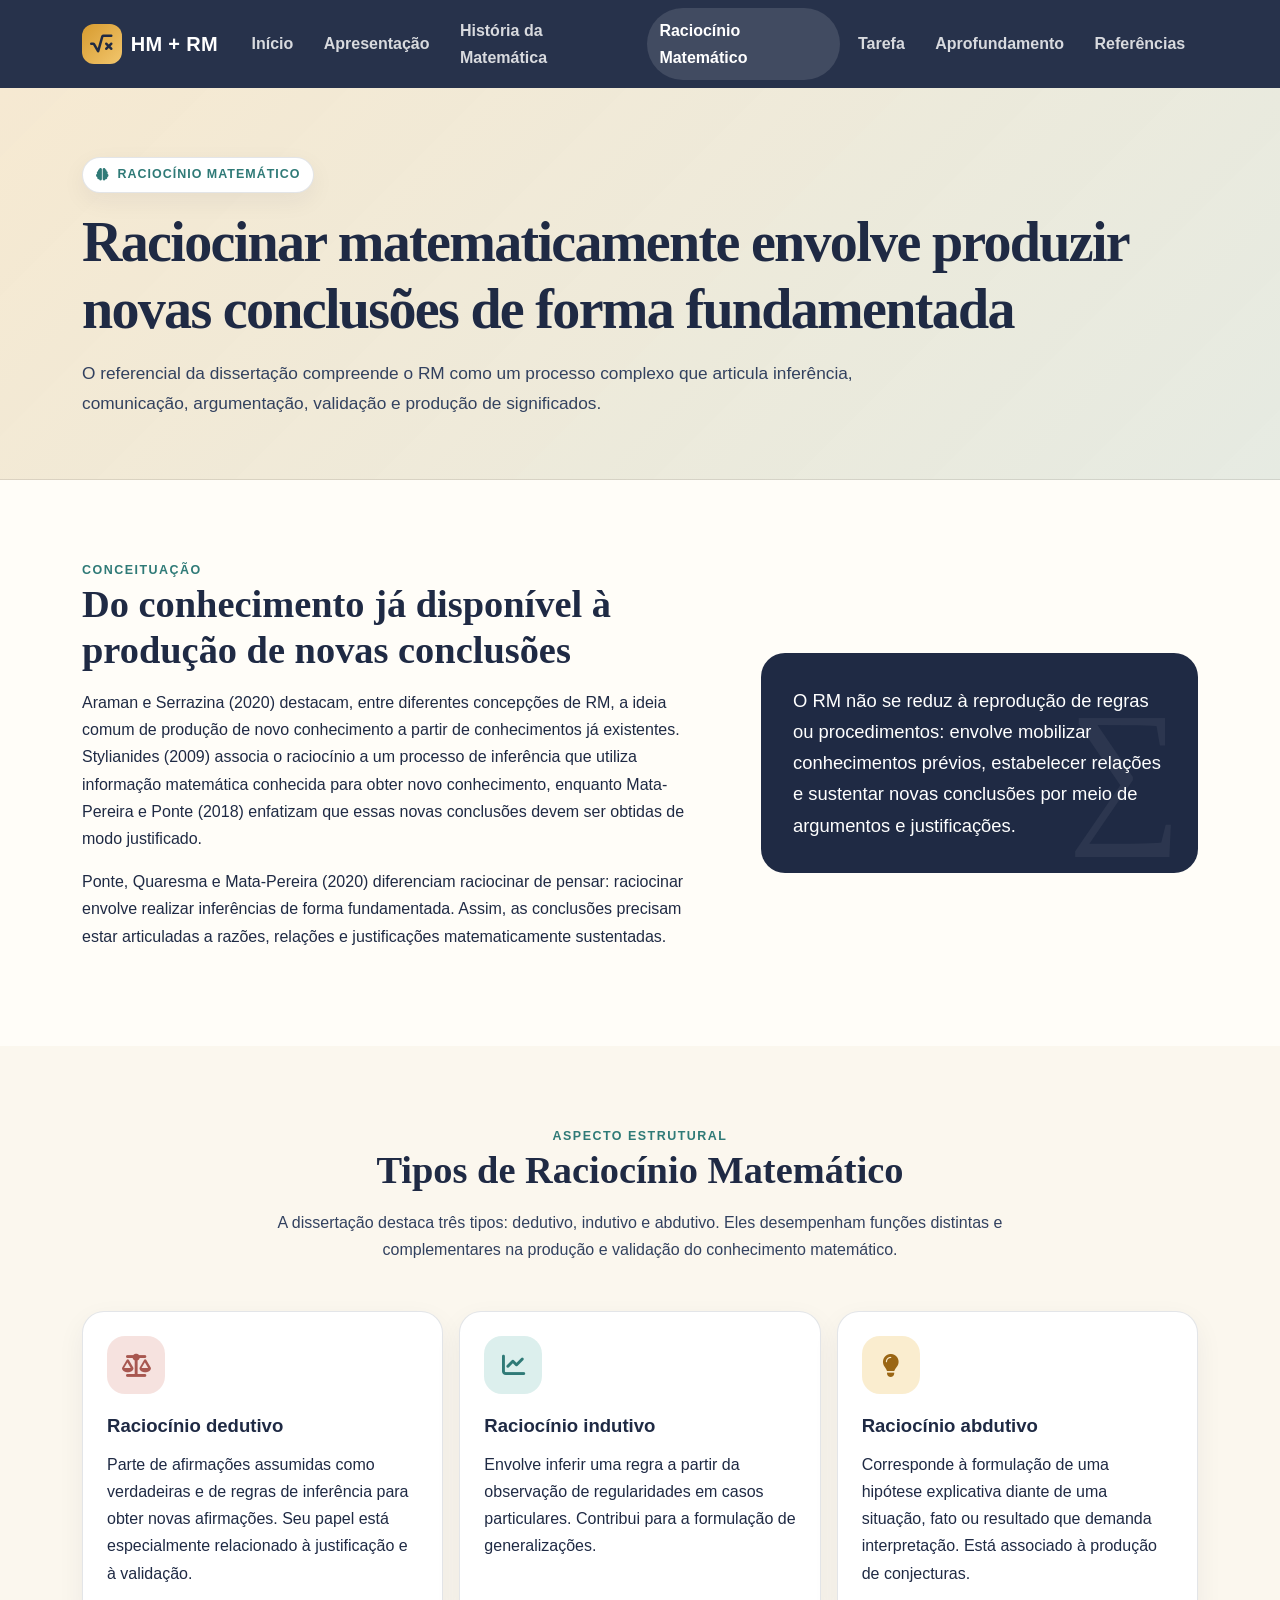
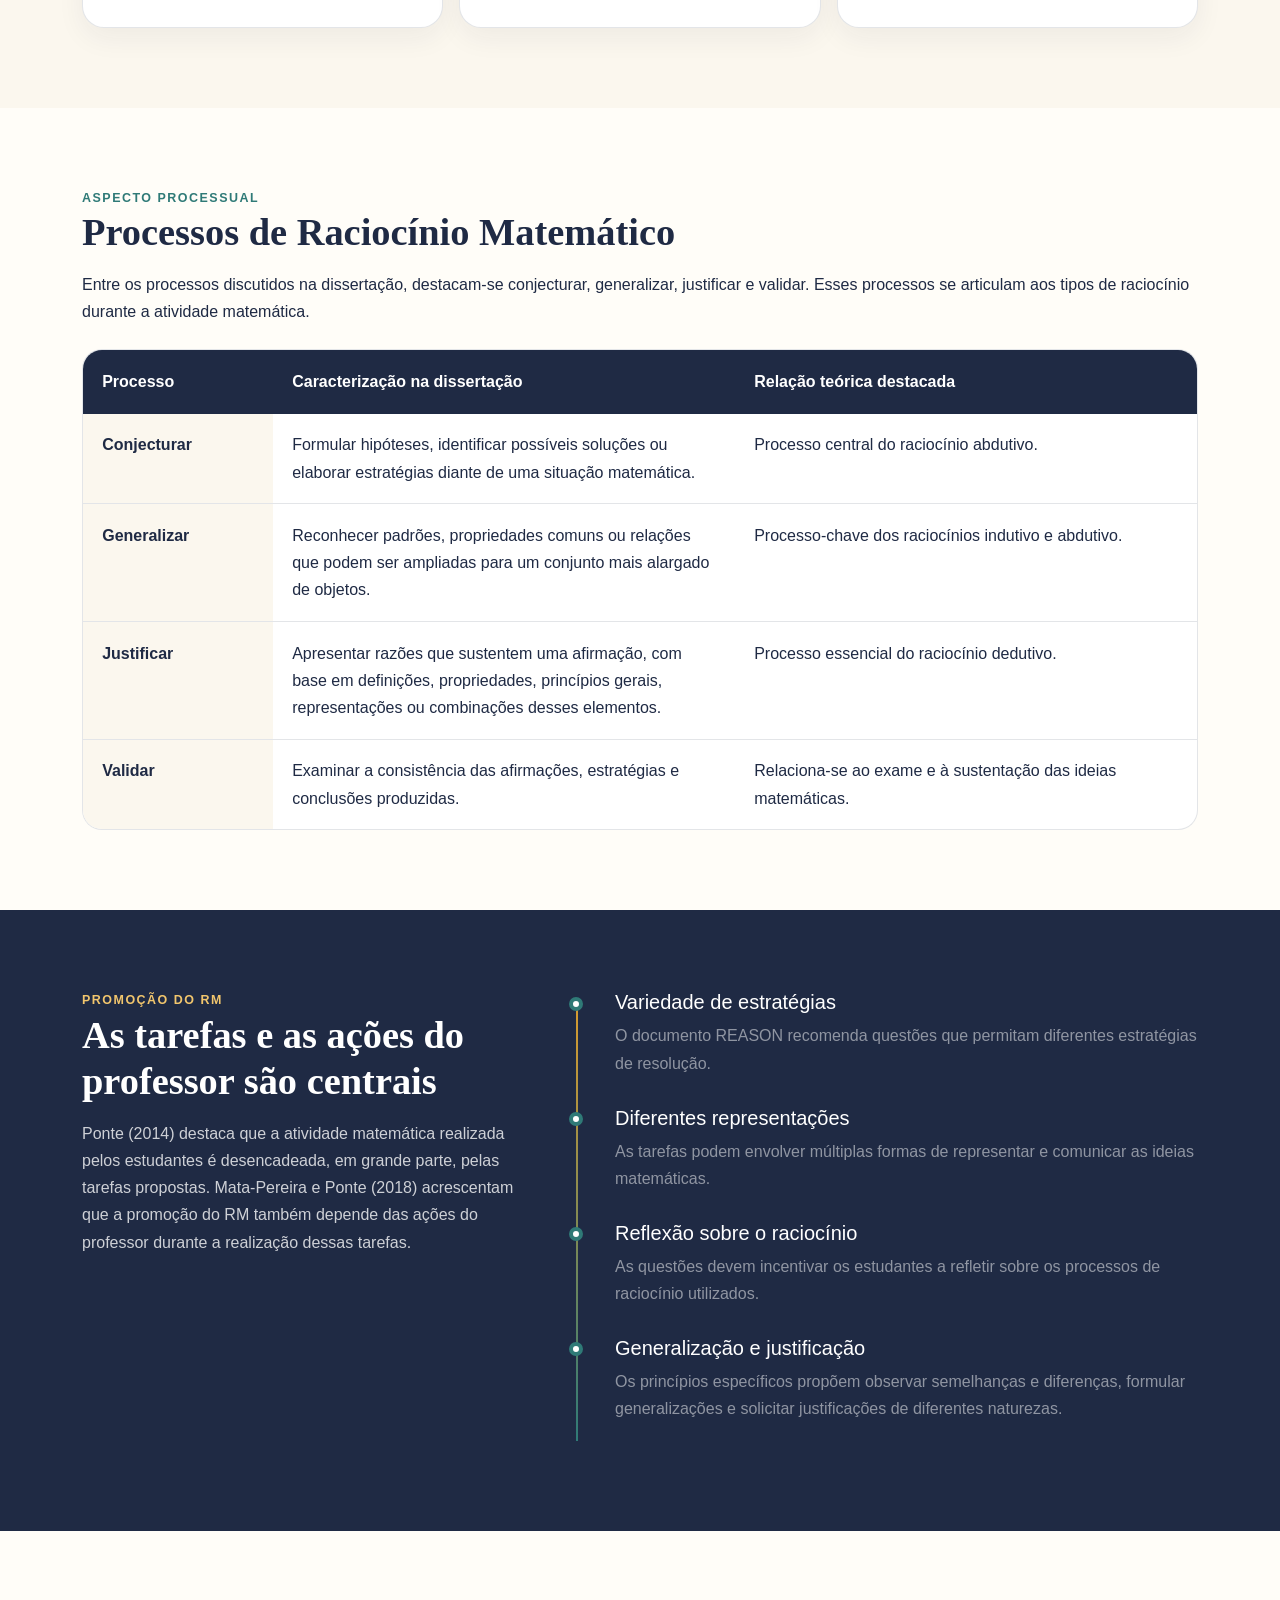
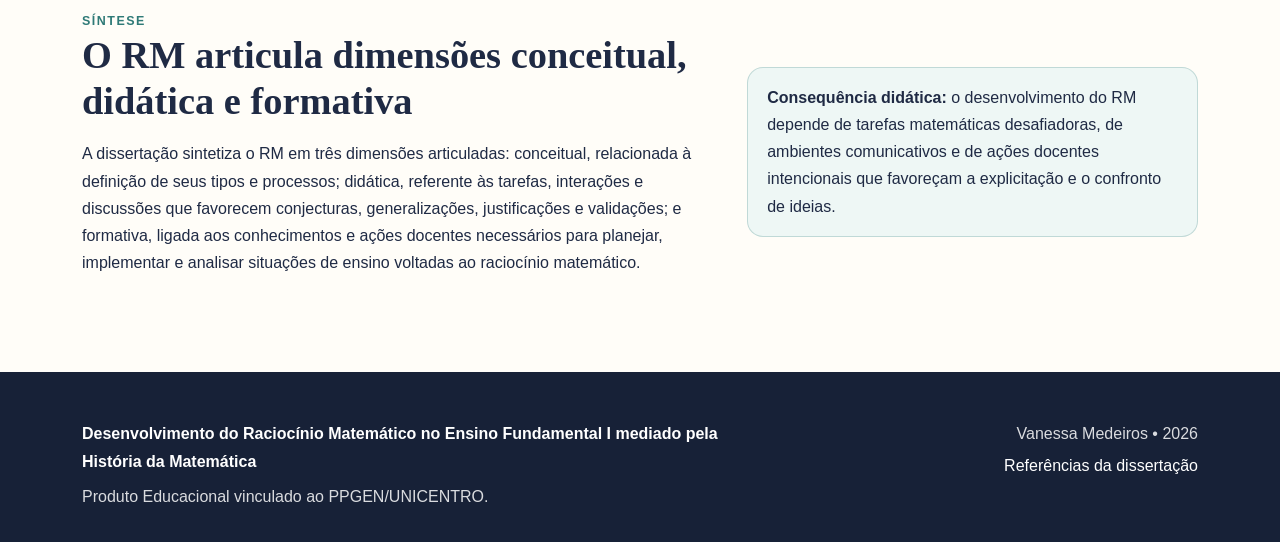
<file: raciocinio.html>
<!DOCTYPE html>
<html lang="pt-BR">
<head>
  <meta charset="UTF-8">
  <meta name="viewport" content="width=device-width, initial-scale=1.0">
  <meta name="description" content="Conceituação, tipos e processos de Raciocínio Matemático conforme o referencial da dissertação.">
  <title>Raciocínio Matemático | HM + RM</title>
  <link href="https://cdn.jsdelivr.net/npm/bootstrap@5.3.3/dist/css/bootstrap.min.css" rel="stylesheet">
  <link rel="stylesheet" href="https://cdnjs.cloudflare.com/ajax/libs/font-awesome/6.5.2/css/all.min.css">
  <link rel="stylesheet" href="style.css">
</head>
<body>
<nav class="navbar navbar-expand-lg navbar-dark site-nav sticky-top">
  <div class="container">
    <a class="navbar-brand d-flex align-items-center" href="index.html"><span class="brand-mark"><i class="fa-solid fa-square-root-variable"></i></span>HM + RM</a>
    <button class="navbar-toggler" type="button" data-bs-toggle="collapse" data-bs-target="#menu" aria-label="Abrir menu"><span class="navbar-toggler-icon"></span></button>
    <div class="collapse navbar-collapse" id="menu">
      <ul class="navbar-nav ms-auto align-items-lg-center">
        <li class="nav-item"><a class="nav-link" href="index.html">Início</a></li>
        <li class="nav-item"><a class="nav-link" href="apresentacao.html">Apresentação</a></li>
        <li class="nav-item"><a class="nav-link" href="historia.html">História da Matemática</a></li>
        <li class="nav-item"><a class="nav-link" href="raciocinio.html">Raciocínio Matemático</a></li>
        <li class="nav-item"><a class="nav-link" href="tarefas.html">Tarefa</a></li>
        <li class="nav-item"><a class="nav-link" href="saiba-mais.html">Aprofundamento</a></li>
        <li class="nav-item"><a class="nav-link" href="referencias.html">Referências</a></li>
      </ul>
    </div>
  </div>
</nav>

<header class="page-hero"><div class="container reveal"><span class="eyebrow"><i class="fa-solid fa-brain"></i> Raciocínio Matemático</span><h1 class="display-4 mt-3">Raciocinar matematicamente envolve produzir novas conclusões de forma fundamentada</h1><p class="mt-3 mb-0">O referencial da dissertação compreende o RM como um processo complexo que articula inferência, comunicação, argumentação, validação e produção de significados.</p></div></header>
<main>
<section class="section"><div class="container"><div class="row g-5 align-items-center">
  <div class="col-lg-7 reveal"><div class="kicker">Conceituação</div><h2 class="section-title">Do conhecimento já disponível à produção de novas conclusões</h2><p>Araman e Serrazina (2020) destacam, entre diferentes concepções de RM, a ideia comum de produção de novo conhecimento a partir de conhecimentos já existentes. Stylianides (2009) associa o raciocínio a um processo de inferência que utiliza informação matemática conhecida para obter novo conhecimento, enquanto Mata-Pereira e Ponte (2018) enfatizam que essas novas conclusões devem ser obtidas de modo justificado.</p><p>Ponte, Quaresma e Mata-Pereira (2020) diferenciam raciocinar de pensar: raciocinar envolve realizar inferências de forma fundamentada. Assim, as conclusões precisam estar articuladas a razões, relações e justificações matematicamente sustentadas.</p></div>
  <div class="col-lg-5 reveal"><div class="quote-panel"><p>O RM não se reduz à reprodução de regras ou procedimentos: envolve mobilizar conhecimentos prévios, estabelecer relações e sustentar novas conclusões por meio de argumentos e justificações.</p></div></div>
</div></div></section>
<section class="section section-soft"><div class="container">
  <div class="text-center mb-5 reveal"><div class="kicker">Aspecto estrutural</div><h2 class="section-title">Tipos de Raciocínio Matemático</h2><p class="section-subtitle mx-auto">A dissertação destaca três tipos: dedutivo, indutivo e abdutivo. Eles desempenham funções distintas e complementares na produção e validação do conhecimento matemático.</p></div>
  <div class="rm-grid">
    <div class="rm-card reveal"><span class="icon-orb rose"><i class="fa-solid fa-scale-balanced"></i></span><strong>Raciocínio dedutivo</strong><p>Parte de afirmações assumidas como verdadeiras e de regras de inferência para obter novas afirmações. Seu papel está especialmente relacionado à justificação e à validação.</p></div>
    <div class="rm-card reveal"><span class="icon-orb teal"><i class="fa-solid fa-chart-line"></i></span><strong>Raciocínio indutivo</strong><p>Envolve inferir uma regra a partir da observação de regularidades em casos particulares. Contribui para a formulação de generalizações.</p></div>
    <div class="rm-card reveal"><span class="icon-orb gold"><i class="fa-solid fa-lightbulb"></i></span><strong>Raciocínio abdutivo</strong><p>Corresponde à formulação de uma hipótese explicativa diante de uma situação, fato ou resultado que demanda interpretação. Está associado à produção de conjecturas.</p></div>
  </div>
</div></section>
<section class="section"><div class="container">
  <div class="mb-4 reveal"><div class="kicker">Aspecto processual</div><h2 class="section-title">Processos de Raciocínio Matemático</h2><p>Entre os processos discutidos na dissertação, destacam-se conjecturar, generalizar, justificar e validar. Esses processos se articulam aos tipos de raciocínio durante a atividade matemática.</p></div>
  <div class="process-table reveal"><div class="process-row head"><div class="process-name">Processo</div><div>Caracterização na dissertação</div><div>Relação teórica destacada</div></div><div class="process-row"><div class="process-name">Conjecturar</div><div>Formular hipóteses, identificar possíveis soluções ou elaborar estratégias diante de uma situação matemática.</div><div>Processo central do raciocínio abdutivo.</div></div><div class="process-row"><div class="process-name">Generalizar</div><div>Reconhecer padrões, propriedades comuns ou relações que podem ser ampliadas para um conjunto mais alargado de objetos.</div><div>Processo-chave dos raciocínios indutivo e abdutivo.</div></div><div class="process-row"><div class="process-name">Justificar</div><div>Apresentar razões que sustentem uma afirmação, com base em definições, propriedades, princípios gerais, representações ou combinações desses elementos.</div><div>Processo essencial do raciocínio dedutivo.</div></div><div class="process-row"><div class="process-name">Validar</div><div>Examinar a consistência das afirmações, estratégias e conclusões produzidas.</div><div>Relaciona-se ao exame e à sustentação das ideias matemáticas.</div></div></div>
</div></section>
<section class="section section-dark"><div class="container"><div class="row g-5 align-items-start">
  <div class="col-lg-5 reveal"><div class="kicker" style="color:var(--gold-2)">Promoção do RM</div><h2 class="section-title">As tarefas e as ações do professor são centrais</h2><p class="section-subtitle">Ponte (2014) destaca que a atividade matemática realizada pelos estudantes é desencadeada, em grande parte, pelas tarefas propostas. Mata-Pereira e Ponte (2018) acrescentam que a promoção do RM também depende das ações do professor durante a realização dessas tarefas.</p></div>
  <div class="col-lg-7 reveal"><div class="timeline"><div class="timeline-item"><h3 class="h5 text-white">Variedade de estratégias</h3><p class="mb-0 text-white-50">O documento REASON recomenda questões que permitam diferentes estratégias de resolução.</p></div><div class="timeline-item"><h3 class="h5 text-white">Diferentes representações</h3><p class="mb-0 text-white-50">As tarefas podem envolver múltiplas formas de representar e comunicar as ideias matemáticas.</p></div><div class="timeline-item"><h3 class="h5 text-white">Reflexão sobre o raciocínio</h3><p class="mb-0 text-white-50">As questões devem incentivar os estudantes a refletir sobre os processos de raciocínio utilizados.</p></div><div class="timeline-item"><h3 class="h5 text-white">Generalização e justificação</h3><p class="mb-0 text-white-50">Os princípios específicos propõem observar semelhanças e diferenças, formular generalizações e solicitar justificações de diferentes naturezas.</p></div></div></div>
</div></div></section>
<section class="section"><div class="container"><div class="row g-4 align-items-center"><div class="col-lg-7 reveal"><div class="kicker">Síntese</div><h2 class="section-title">O RM articula dimensões conceitual, didática e formativa</h2><p>A dissertação sintetiza o RM em três dimensões articuladas: conceitual, relacionada à definição de seus tipos e processos; didática, referente às tarefas, interações e discussões que favorecem conjecturas, generalizações, justificações e validações; e formativa, ligada aos conhecimentos e ações docentes necessários para planejar, implementar e analisar situações de ensino voltadas ao raciocínio matemático.</p></div><div class="col-lg-5 reveal"><div class="notice"><strong>Consequência didática:</strong> o desenvolvimento do RM depende de tarefas matemáticas desafiadoras, de ambientes comunicativos e de ações docentes intencionais que favoreçam a explicitação e o confronto de ideias.</div></div></div></div></section>
</main>
<footer class="site-footer">
  <div class="container">
    <div class="row g-4">
      <div class="col-lg-7"><div class="footer-title">Desenvolvimento do Raciocínio Matemático no Ensino Fundamental I mediado pela História da Matemática</div><p class="mt-2 mb-0">Produto Educacional vinculado ao PPGEN/UNICENTRO.</p></div>
      <div class="col-lg-5 text-lg-end"><p class="mb-1">Vanessa Medeiros • <span id="ano"></span></p><a href="referencias.html">Referências da dissertação</a></div>
    </div>
  </div>
</footer>
<script src="https://cdn.jsdelivr.net/npm/bootstrap@5.3.3/dist/js/bootstrap.bundle.min.js"></script>
<script src="script.js"></script>
</body>
</html>
</file>
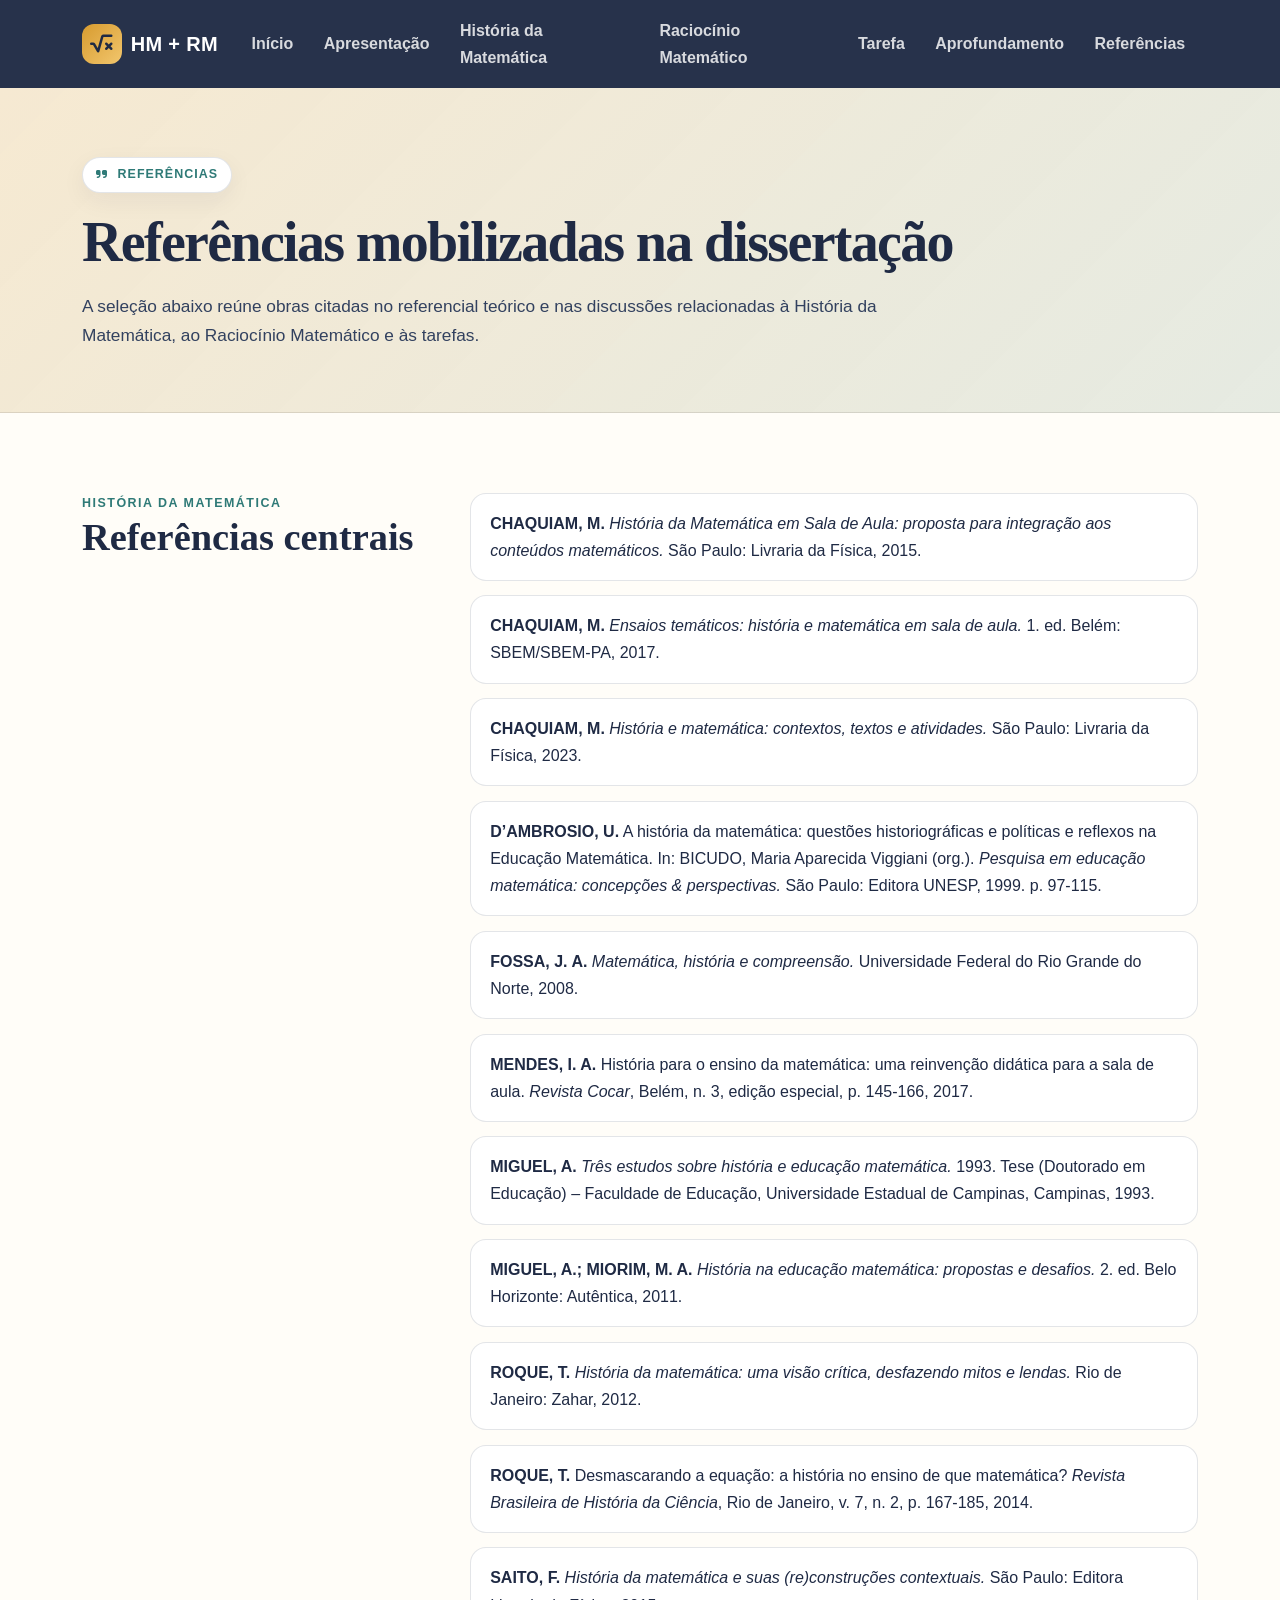
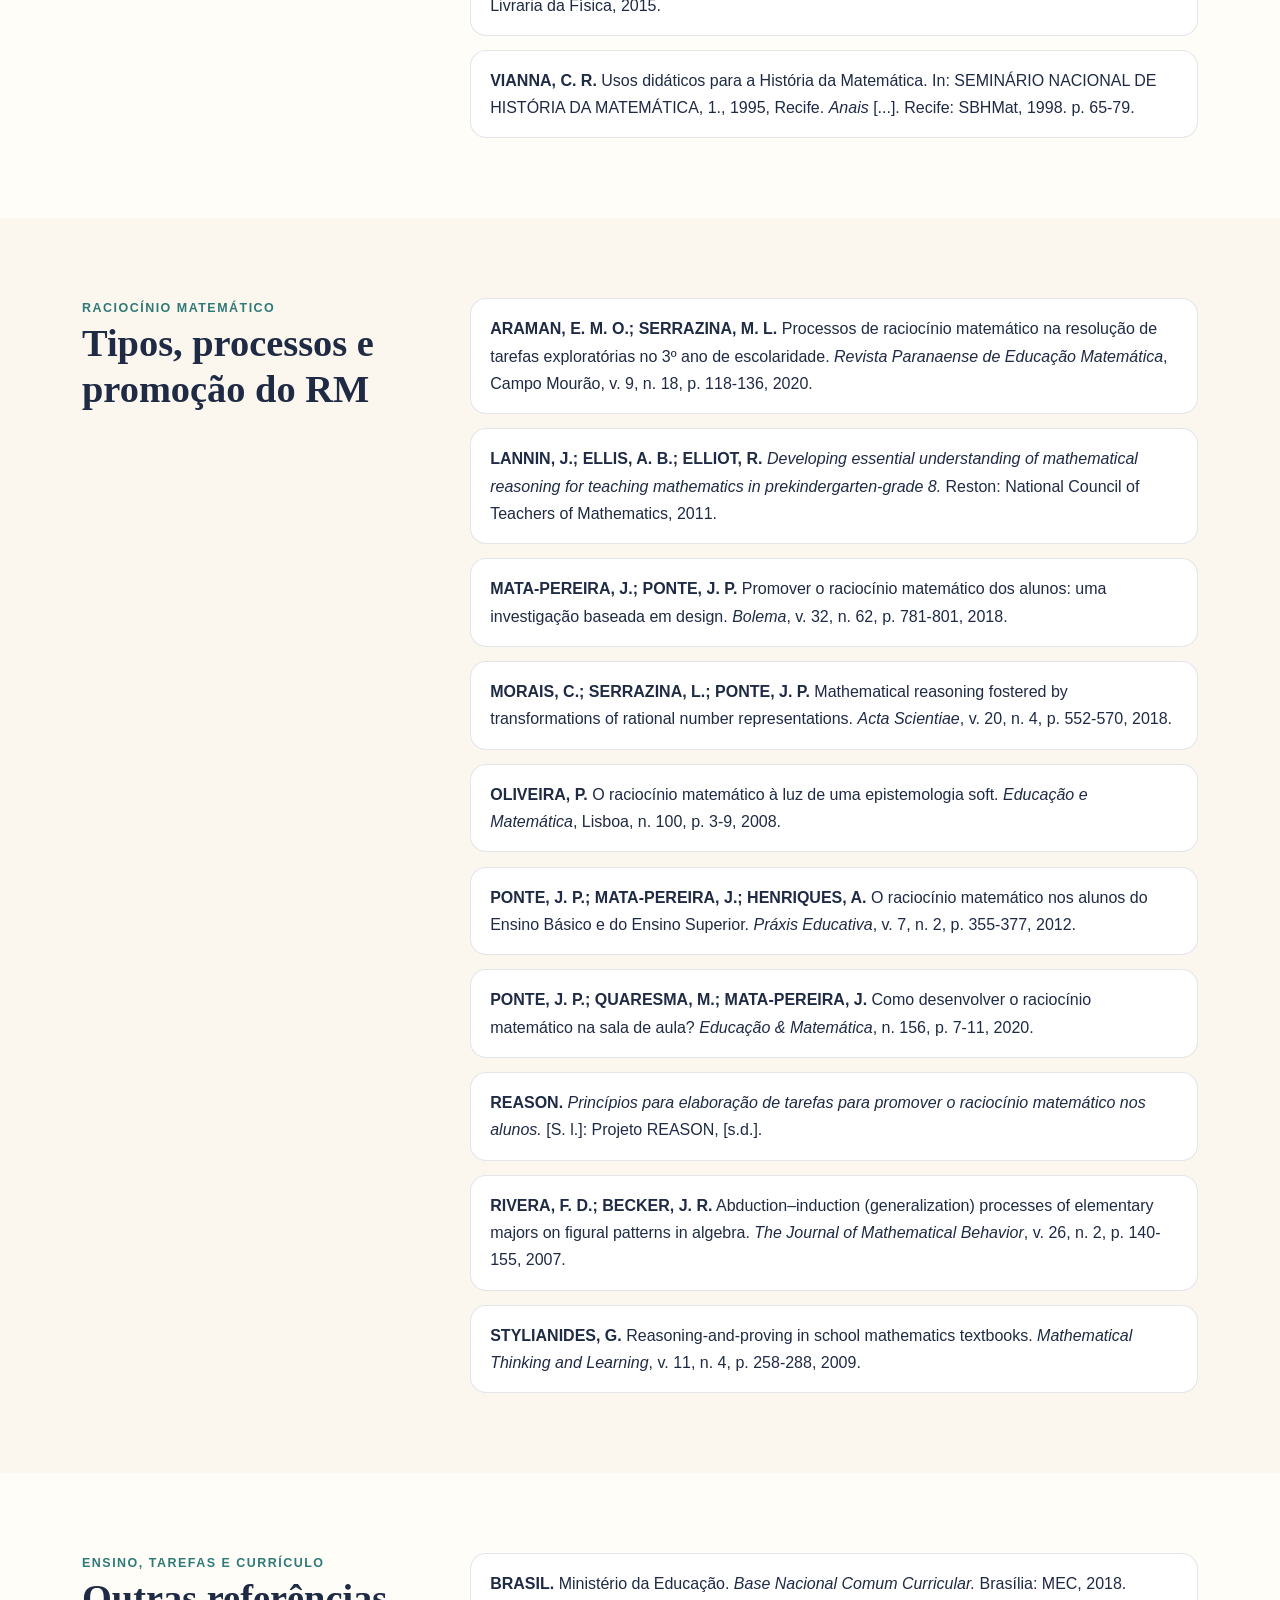
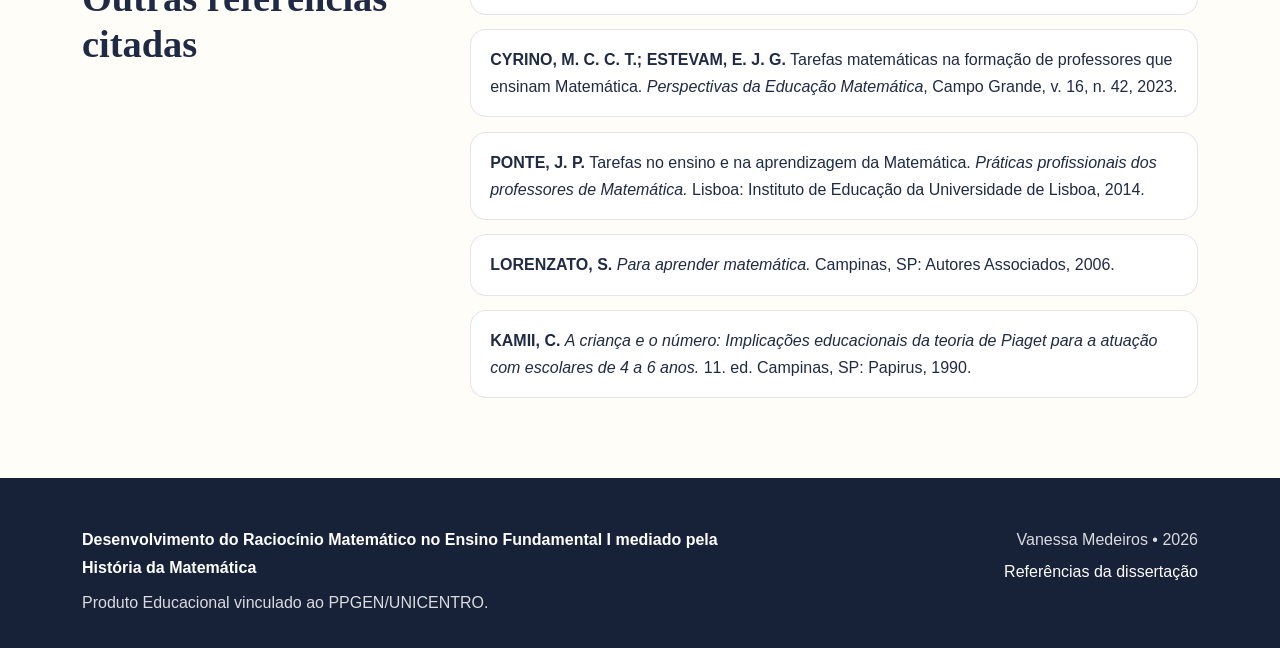
<file: referenciais.html>
<!DOCTYPE html>
<html lang="pt-BR">
<head>
  <meta charset="UTF-8">
  <meta name="viewport" content="width=device-width, initial-scale=1.0">
  <meta name="description" content="Referências presentes na dissertação e utilizadas para fundamentar o site.">
  <title>Referências | HM + RM</title>
  <link href="https://cdn.jsdelivr.net/npm/bootstrap@5.3.3/dist/css/bootstrap.min.css" rel="stylesheet">
  <link rel="stylesheet" href="https://cdnjs.cloudflare.com/ajax/libs/font-awesome/6.5.2/css/all.min.css">
  <link rel="stylesheet" href="style.css">
</head>
<body>
<nav class="navbar navbar-expand-lg navbar-dark site-nav sticky-top">
  <div class="container">
    <a class="navbar-brand d-flex align-items-center" href="index.html"><span class="brand-mark"><i class="fa-solid fa-square-root-variable"></i></span>HM + RM</a>
    <button class="navbar-toggler" type="button" data-bs-toggle="collapse" data-bs-target="#menu" aria-label="Abrir menu"><span class="navbar-toggler-icon"></span></button>
    <div class="collapse navbar-collapse" id="menu">
      <ul class="navbar-nav ms-auto align-items-lg-center">
        <li class="nav-item"><a class="nav-link" href="index.html">Início</a></li>
        <li class="nav-item"><a class="nav-link" href="apresentacao.html">Apresentação</a></li>
        <li class="nav-item"><a class="nav-link" href="historia.html">História da Matemática</a></li>
        <li class="nav-item"><a class="nav-link" href="raciocinio.html">Raciocínio Matemático</a></li>
        <li class="nav-item"><a class="nav-link" href="tarefas.html">Tarefa</a></li>
        <li class="nav-item"><a class="nav-link" href="saiba-mais.html">Aprofundamento</a></li>
        <li class="nav-item"><a class="nav-link" href="referencias.html">Referências</a></li>
      </ul>
    </div>
  </div>
</nav>

<header class="page-hero"><div class="container reveal"><span class="eyebrow"><i class="fa-solid fa-quote-right"></i> Referências</span><h1 class="display-4 mt-3">Referências mobilizadas na dissertação</h1><p class="mt-3 mb-0">A seleção abaixo reúne obras citadas no referencial teórico e nas discussões relacionadas à História da Matemática, ao Raciocínio Matemático e às tarefas.</p></div></header>
<main>
<section class="section"><div class="container"><div class="row g-5"><div class="col-lg-4 reveal"><div class="kicker">História da Matemática</div><h2 class="section-title">Referências centrais</h2></div><div class="col-lg-8 reveal"><div class="reference-list">
<div class="reference-item"><strong>CHAQUIAM, M.</strong> <em>História da Matemática em Sala de Aula: proposta para integração aos conteúdos matemáticos.</em> São Paulo: Livraria da Física, 2015.</div>
<div class="reference-item"><strong>CHAQUIAM, M.</strong> <em>Ensaios temáticos: história e matemática em sala de aula.</em> 1. ed. Belém: SBEM/SBEM-PA, 2017.</div>
<div class="reference-item"><strong>CHAQUIAM, M.</strong> <em>História e matemática: contextos, textos e atividades.</em> São Paulo: Livraria da Física, 2023.</div>
<div class="reference-item"><strong>D’AMBROSIO, U.</strong> A história da matemática: questões historiográficas e políticas e reflexos na Educação Matemática. In: BICUDO, Maria Aparecida Viggiani (org.). <em>Pesquisa em educação matemática: concepções &amp; perspectivas.</em> São Paulo: Editora UNESP, 1999. p. 97-115.</div>
<div class="reference-item"><strong>FOSSA, J. A.</strong> <em>Matemática, história e compreensão.</em> Universidade Federal do Rio Grande do Norte, 2008.</div>
<div class="reference-item"><strong>MENDES, I. A.</strong> História para o ensino da matemática: uma reinvenção didática para a sala de aula. <em>Revista Cocar</em>, Belém, n. 3, edição especial, p. 145-166, 2017.</div>
<div class="reference-item"><strong>MIGUEL, A.</strong> <em>Três estudos sobre história e educação matemática.</em> 1993. Tese (Doutorado em Educação) – Faculdade de Educação, Universidade Estadual de Campinas, Campinas, 1993.</div>
<div class="reference-item"><strong>MIGUEL, A.; MIORIM, M. A.</strong> <em>História na educação matemática: propostas e desafios.</em> 2. ed. Belo Horizonte: Autêntica, 2011.</div>
<div class="reference-item"><strong>ROQUE, T.</strong> <em>História da matemática: uma visão crítica, desfazendo mitos e lendas.</em> Rio de Janeiro: Zahar, 2012.</div>
<div class="reference-item"><strong>ROQUE, T.</strong> Desmascarando a equação: a história no ensino de que matemática? <em>Revista Brasileira de História da Ciência</em>, Rio de Janeiro, v. 7, n. 2, p. 167-185, 2014.</div>
<div class="reference-item"><strong>SAITO, F.</strong> <em>História da matemática e suas (re)construções contextuais.</em> São Paulo: Editora Livraria da Física, 2015.</div>
<div class="reference-item"><strong>VIANNA, C. R.</strong> Usos didáticos para a História da Matemática. In: SEMINÁRIO NACIONAL DE HISTÓRIA DA MATEMÁTICA, 1., 1995, Recife. <em>Anais</em> [...]. Recife: SBHMat, 1998. p. 65-79.</div>
</div></div></div></div></section>
<section class="section section-soft"><div class="container"><div class="row g-5"><div class="col-lg-4 reveal"><div class="kicker">Raciocínio Matemático</div><h2 class="section-title">Tipos, processos e promoção do RM</h2></div><div class="col-lg-8 reveal"><div class="reference-list">
<div class="reference-item"><strong>ARAMAN, E. M. O.; SERRAZINA, M. L.</strong> Processos de raciocínio matemático na resolução de tarefas exploratórias no 3º ano de escolaridade. <em>Revista Paranaense de Educação Matemática</em>, Campo Mourão, v. 9, n. 18, p. 118-136, 2020.</div>
<div class="reference-item"><strong>LANNIN, J.; ELLIS, A. B.; ELLIOT, R.</strong> <em>Developing essential understanding of mathematical reasoning for teaching mathematics in prekindergarten-grade 8.</em> Reston: National Council of Teachers of Mathematics, 2011.</div>
<div class="reference-item"><strong>MATA-PEREIRA, J.; PONTE, J. P.</strong> Promover o raciocínio matemático dos alunos: uma investigação baseada em design. <em>Bolema</em>, v. 32, n. 62, p. 781-801, 2018.</div>
<div class="reference-item"><strong>MORAIS, C.; SERRAZINA, L.; PONTE, J. P.</strong> Mathematical reasoning fostered by transformations of rational number representations. <em>Acta Scientiae</em>, v. 20, n. 4, p. 552-570, 2018.</div>
<div class="reference-item"><strong>OLIVEIRA, P.</strong> O raciocínio matemático à luz de uma epistemologia soft. <em>Educação e Matemática</em>, Lisboa, n. 100, p. 3-9, 2008.</div>
<div class="reference-item"><strong>PONTE, J. P.; MATA-PEREIRA, J.; HENRIQUES, A.</strong> O raciocínio matemático nos alunos do Ensino Básico e do Ensino Superior. <em>Práxis Educativa</em>, v. 7, n. 2, p. 355-377, 2012.</div>
<div class="reference-item"><strong>PONTE, J. P.; QUARESMA, M.; MATA-PEREIRA, J.</strong> Como desenvolver o raciocínio matemático na sala de aula? <em>Educação &amp; Matemática</em>, n. 156, p. 7-11, 2020.</div>
<div class="reference-item"><strong>REASON.</strong> <em>Princípios para elaboração de tarefas para promover o raciocínio matemático nos alunos.</em> [S. l.]: Projeto REASON, [s.d.].</div>
<div class="reference-item"><strong>RIVERA, F. D.; BECKER, J. R.</strong> Abduction–induction (generalization) processes of elementary majors on figural patterns in algebra. <em>The Journal of Mathematical Behavior</em>, v. 26, n. 2, p. 140-155, 2007.</div>
<div class="reference-item"><strong>STYLIANIDES, G.</strong> Reasoning-and-proving in school mathematics textbooks. <em>Mathematical Thinking and Learning</em>, v. 11, n. 4, p. 258-288, 2009.</div>
</div></div></div></div></section>
<section class="section"><div class="container"><div class="row g-5"><div class="col-lg-4 reveal"><div class="kicker">Ensino, tarefas e currículo</div><h2 class="section-title">Outras referências citadas</h2></div><div class="col-lg-8 reveal"><div class="reference-list">
<div class="reference-item"><strong>BRASIL.</strong> Ministério da Educação. <em>Base Nacional Comum Curricular.</em> Brasília: MEC, 2018.</div>
<div class="reference-item"><strong>CYRINO, M. C. C. T.; ESTEVAM, E. J. G.</strong> Tarefas matemáticas na formação de professores que ensinam Matemática. <em>Perspectivas da Educação Matemática</em>, Campo Grande, v. 16, n. 42, 2023.</div>
<div class="reference-item"><strong>PONTE, J. P.</strong> Tarefas no ensino e na aprendizagem da Matemática. <em>Práticas profissionais dos professores de Matemática.</em> Lisboa: Instituto de Educação da Universidade de Lisboa, 2014.</div>
<div class="reference-item"><strong>LORENZATO, S.</strong> <em>Para aprender matemática.</em> Campinas, SP: Autores Associados, 2006.</div>
<div class="reference-item"><strong>KAMII, C.</strong> <em>A criança e o número: Implicações educacionais da teoria de Piaget para a atuação com escolares de 4 a 6 anos.</em> 11. ed. Campinas, SP: Papirus, 1990.</div>
</div></div></div></div></section>
</main>
<footer class="site-footer">
  <div class="container">
    <div class="row g-4">
      <div class="col-lg-7"><div class="footer-title">Desenvolvimento do Raciocínio Matemático no Ensino Fundamental I mediado pela História da Matemática</div><p class="mt-2 mb-0">Produto Educacional vinculado ao PPGEN/UNICENTRO.</p></div>
      <div class="col-lg-5 text-lg-end"><p class="mb-1">Vanessa Medeiros • <span id="ano"></span></p><a href="referencias.html">Referências da dissertação</a></div>
    </div>
  </div>
</footer>
<script src="https://cdn.jsdelivr.net/npm/bootstrap@5.3.3/dist/js/bootstrap.bundle.min.js"></script>
<script src="script.js"></script>
</body>
</html>
</file>
<file: style.css>
:root {
  --ink: #1f2a44;
  --ink-2: #32415f;
  --paper: #fbf7ee;
  --paper-2: #f2eadc;
  --cream: #fffdf8;
  --gold: #d79b2f;
  --gold-2: #f2c66d;
  --teal: #2f7a77;
  --teal-2: #dcefed;
  --blue: #315c8c;
  --rose: #a85750;
  --line: rgba(31, 42, 68, 0.12);
  --shadow: 0 18px 45px rgba(31, 42, 68, 0.10);
  --radius: 22px;
}

* { box-sizing: border-box; }
html { scroll-behavior: smooth; }
body {
  margin: 0;
  font-family: "Inter", "Segoe UI", Arial, sans-serif;
  color: var(--ink);
  background: var(--cream);
  line-height: 1.7;
}

a { color: var(--blue); text-decoration: none; }
a:hover { color: var(--teal); }
img { max-width: 100%; height: auto; }

.reading-progress {
  position: fixed;
  inset: 0 auto auto 0;
  height: 4px;
  width: 0;
  background: linear-gradient(90deg, var(--gold), var(--teal));
  z-index: 2000;
}

.site-nav {
  background: rgba(31, 42, 68, 0.96);
  backdrop-filter: blur(10px);
}
.site-nav .navbar-brand {
  color: #fff;
  font-weight: 800;
  letter-spacing: .3px;
}
.site-nav .brand-mark {
  display: inline-grid;
  place-items: center;
  width: 40px;
  height: 40px;
  margin-right: .55rem;
  border-radius: 12px;
  background: linear-gradient(135deg, var(--gold), var(--gold-2));
  color: var(--ink);
}
.site-nav .nav-link {
  color: rgba(255,255,255,.82) !important;
  font-weight: 600;
  margin-left: .3rem;
  border-radius: 999px;
  padding: .55rem .8rem !important;
}
.site-nav .nav-link:hover,
.site-nav .nav-link.active {
  color: #fff !important;
  background: rgba(255,255,255,.12);
}

.hero {
  position: relative;
  overflow: hidden;
  padding: 6.5rem 0 5rem;
  background:
    radial-gradient(circle at 15% 15%, rgba(215,155,47,.20), transparent 30%),
    radial-gradient(circle at 85% 20%, rgba(47,122,119,.18), transparent 30%),
    linear-gradient(180deg, #fffdf8 0%, #f8f1e5 100%);
}
.hero::after {
  content: "";
  position: absolute;
  inset: 0;
  pointer-events: none;
  opacity: .24;
  background-image: radial-gradient(rgba(31,42,68,.15) 1px, transparent 1px);
  background-size: 22px 22px;
}
.hero .container { position: relative; z-index: 1; }
.eyebrow {
  display: inline-flex;
  align-items: center;
  gap: .55rem;
  padding: .4rem .8rem;
  border-radius: 999px;
  background: #fff;
  border: 1px solid var(--line);
  box-shadow: 0 8px 25px rgba(31,42,68,.06);
  color: var(--teal);
  font-weight: 800;
  text-transform: uppercase;
  font-size: .78rem;
  letter-spacing: .08em;
}
.hero h1,
.page-hero h1 {
  font-family: Georgia, "Times New Roman", serif;
  font-weight: 800;
  color: var(--ink);
  letter-spacing: -.03em;
}
.hero h1 { font-size: clamp(2.45rem, 5vw, 4.6rem); line-height: 1.03; }
.hero .lead { color: var(--ink-2); max-width: 720px; font-size: 1.15rem; }
.hero-visual {
  position: relative;
  padding: 1rem;
}
.hero-visual::before {
  content: "";
  position: absolute;
  inset: 6% 4% 2% 12%;
  background: linear-gradient(145deg, rgba(215,155,47,.18), rgba(47,122,119,.16));
  filter: blur(2px);
  border-radius: 35% 65% 45% 55% / 55% 40% 60% 45%;
  transform: rotate(-4deg);
}
.hero-visual img { position: relative; z-index: 1; filter: drop-shadow(0 18px 25px rgba(31,42,68,.14)); }

.btn-primary-custom,
.btn-outline-custom {
  border-radius: 999px;
  padding: .8rem 1.25rem;
  font-weight: 800;
  transition: .2s ease;
}
.btn-primary-custom {
  background: var(--ink);
  color: #fff;
  border: 1px solid var(--ink);
}
.btn-primary-custom:hover { background: var(--teal); border-color: var(--teal); color: #fff; transform: translateY(-2px); }
.btn-outline-custom {
  color: var(--ink);
  background: rgba(255,255,255,.7);
  border: 1px solid var(--line);
}
.btn-outline-custom:hover { background: #fff; color: var(--teal); transform: translateY(-2px); }

.section { padding: 5rem 0; }
.section-soft { background: var(--paper); }
.section-dark {
  background: var(--ink);
  color: #fff;
}
.section-title {
  font-family: Georgia, "Times New Roman", serif;
  font-weight: 800;
  font-size: clamp(2rem, 3vw, 3rem);
  margin-bottom: 1rem;
  color: var(--ink);
}
.section-dark .section-title { color: #fff; }
.section-subtitle { color: var(--ink-2); max-width: 780px; }
.section-dark .section-subtitle { color: rgba(255,255,255,.78); }

.kicker {
  color: var(--teal);
  text-transform: uppercase;
  letter-spacing: .12em;
  font-weight: 900;
  font-size: .78rem;
}

.feature-card,
.info-card,
.task-card,
.resource-card,
.stat-card {
  height: 100%;
  background: #fff;
  border: 1px solid var(--line);
  border-radius: var(--radius);
  box-shadow: 0 10px 30px rgba(31,42,68,.06);
}
.feature-card,
.info-card,
.resource-card,
.stat-card { padding: 1.6rem; }
.feature-card { transition: transform .2s ease, box-shadow .2s ease; }
.feature-card:hover { transform: translateY(-5px); box-shadow: var(--shadow); }
.icon-orb {
  display: inline-grid;
  place-items: center;
  width: 58px;
  height: 58px;
  border-radius: 18px;
  margin-bottom: 1rem;
  font-size: 1.45rem;
  color: var(--ink);
  background: var(--paper-2);
}
.icon-orb.teal { background: var(--teal-2); color: var(--teal); }
.icon-orb.gold { background: #faedcf; color: #9a6614; }
.icon-orb.rose { background: #f6e2df; color: var(--rose); }
.icon-orb.blue { background: #e3ebf4; color: var(--blue); }

.concept-flow {
  position: relative;
  display: grid;
  grid-template-columns: repeat(5, minmax(0, 1fr));
  gap: 1rem;
  align-items: stretch;
}
.concept-flow::before {
  content: "";
  position: absolute;
  top: 50%;
  left: 8%;
  right: 8%;
  height: 2px;
  background: linear-gradient(90deg, var(--gold), var(--teal));
  z-index: 0;
}
.flow-step {
  position: relative;
  z-index: 1;
  padding: 1.3rem 1rem;
  text-align: center;
  border-radius: 18px;
  background: #fff;
  border: 1px solid var(--line);
  box-shadow: 0 10px 25px rgba(31,42,68,.07);
  font-weight: 800;
}
.flow-step small { display: block; margin-top: .35rem; color: var(--ink-2); font-weight: 500; }
.flow-step .num {
  display: inline-grid;
  place-items: center;
  width: 34px;
  height: 34px;
  border-radius: 50%;
  background: var(--ink);
  color: #fff;
  margin-bottom: .6rem;
}

.bridge-card {
  border-radius: 26px;
  padding: 2rem;
  background: linear-gradient(135deg, #fff, #f6efe3);
  border: 1px solid var(--line);
  box-shadow: var(--shadow);
}
.bridge-arrow {
  font-size: 2rem;
  color: var(--gold);
}

.page-hero {
  padding: 4.3rem 0 3.8rem;
  background:
    linear-gradient(135deg, rgba(215,155,47,.15), rgba(47,122,119,.10)),
    var(--paper);
  border-bottom: 1px solid var(--line);
}
.page-hero p { color: var(--ink-2); font-size: 1.08rem; max-width: 820px; }

.pill-row { display: flex; flex-wrap: wrap; gap: .55rem; }
.pill {
  display: inline-flex;
  align-items: center;
  gap: .4rem;
  padding: .42rem .72rem;
  border-radius: 999px;
  background: var(--paper-2);
  color: var(--ink);
  border: 1px solid var(--line);
  font-size: .9rem;
  font-weight: 700;
}

.timeline {
  position: relative;
  padding-left: 2rem;
}
.timeline::before {
  content: "";
  position: absolute;
  left: .55rem;
  top: .6rem;
  bottom: .6rem;
  width: 2px;
  background: linear-gradient(var(--gold), var(--teal));
}
.timeline-item {
  position: relative;
  padding: 0 0 1.8rem 1rem;
}
.timeline-item::before {
  content: "";
  position: absolute;
  left: -1.86rem;
  top: .4rem;
  width: 14px;
  height: 14px;
  border-radius: 50%;
  background: #fff;
  border: 4px solid var(--teal);
}

.rm-grid {
  display: grid;
  grid-template-columns: repeat(3, minmax(0, 1fr));
  gap: 1rem;
}
.rm-card {
  padding: 1.5rem;
  border-radius: 22px;
  background: #fff;
  border: 1px solid var(--line);
  box-shadow: 0 10px 28px rgba(31,42,68,.06);
}
.rm-card strong { display: block; font-size: 1.16rem; margin-bottom: .55rem; }
.rm-link {
  display: flex;
  align-items: center;
  justify-content: center;
  gap: .55rem;
  margin-top: 1rem;
  font-weight: 800;
  color: var(--teal);
}

.process-table {
  overflow: hidden;
  border-radius: 20px;
  border: 1px solid var(--line);
  background: #fff;
}
.process-row {
  display: grid;
  grid-template-columns: 190px 1fr 1fr;
  border-bottom: 1px solid var(--line);
}
.process-row:last-child { border-bottom: 0; }
.process-row > div { padding: 1.1rem 1.2rem; }
.process-row.head { background: var(--ink); color: #fff; font-weight: 800; }
.process-name { font-weight: 900; color: var(--ink); background: var(--paper); }
.process-row.head .process-name { color: #fff; background: transparent; }

.hm-callout {
  border-left: 6px solid var(--gold);
  padding: 1.3rem 1.4rem;
  border-radius: 16px;
  background: #fff9eb;
}

.task-card { overflow: hidden; transition: transform .2s ease, box-shadow .2s ease; }
.task-card:hover { transform: translateY(-5px); box-shadow: var(--shadow); }
.task-art {
  height: 190px;
  display: grid;
  place-items: center;
  padding: 1.2rem;
  background: linear-gradient(135deg, #f7edd7, #e6f2f1);
  border-bottom: 1px solid var(--line);
}
.task-art img { max-height: 160px; }
.task-body { padding: 1.5rem; }
.task-meta { display: flex; flex-wrap: wrap; gap: .5rem; margin: 1rem 0; }
.task-meta span {
  padding: .36rem .65rem;
  border-radius: 999px;
  background: var(--paper);
  border: 1px solid var(--line);
  font-size: .84rem;
  font-weight: 700;
}

.resource-card h3 { font-size: 1.1rem; }
.resource-card .resource-type {
  display: inline-block;
  margin-bottom: .75rem;
  color: var(--teal);
  font-size: .78rem;
  font-weight: 900;
  text-transform: uppercase;
  letter-spacing: .09em;
}

.reference-list { display: grid; gap: .9rem; }
.reference-item {
  padding: 1rem 1.2rem;
  background: #fff;
  border: 1px solid var(--line);
  border-radius: 16px;
}
.reference-item strong { color: var(--ink); }

.quote-panel {
  position: relative;
  padding: 2rem;
  border-radius: 24px;
  background: var(--ink);
  color: #fff;
  overflow: hidden;
}
.quote-panel::after {
  content: "∑";
  position: absolute;
  right: 1rem;
  bottom: -2rem;
  font-family: Georgia, serif;
  font-size: 10rem;
  color: rgba(255,255,255,.06);
}
.quote-panel p { position: relative; z-index: 1; font-size: 1.15rem; margin: 0; }

.stat-card .stat-number {
  font-size: 2rem;
  font-weight: 900;
  color: var(--teal);
}

.notice {
  padding: 1rem 1.2rem;
  border-radius: 16px;
  background: #eef7f5;
  border: 1px solid rgba(47,122,119,.24);
}

.site-footer {
  padding: 3rem 0 2rem;
  background: #172137;
  color: rgba(255,255,255,.84);
}
.site-footer a { color: #fff; }
.site-footer .footer-title { color: #fff; font-weight: 800; }

/* Conteúdo visível por padrão. A animação só é ativada quando o JavaScript carrega corretamente. */
.reveal {
  opacity: 1;
  transform: none;
}
.reveal.reveal-ready {
  opacity: 0;
  transform: translateY(18px);
  transition: opacity .55s ease, transform .55s ease;
}
.reveal.reveal-ready.visible {
  opacity: 1;
  transform: translateY(0);
}

#btnTopo {
  position: fixed;
  right: 22px;
  bottom: 22px;
  width: 48px;
  height: 48px;
  border: 0;
  border-radius: 50%;
  background: var(--ink);
  color: #fff;
  box-shadow: 0 10px 28px rgba(31,42,68,.25);
  display: none;
  z-index: 1200;
}
#btnTopo:hover { background: var(--teal); }

@media (max-width: 991.98px) {
  .hero { padding-top: 4.2rem; }
  .hero-visual { margin-top: 2rem; }
  .concept-flow { grid-template-columns: 1fr; }
  .concept-flow::before { display: none; }
  .rm-grid { grid-template-columns: 1fr; }
  .process-row { grid-template-columns: 1fr; }
  .process-row.head { display: none; }
  .process-name { border-bottom: 1px solid var(--line); }
}

@media (max-width: 575.98px) {
  .section { padding: 3.5rem 0; }
  .hero h1 { font-size: 2.45rem; }
  .page-hero { padding: 3.2rem 0; }
}
</file>
